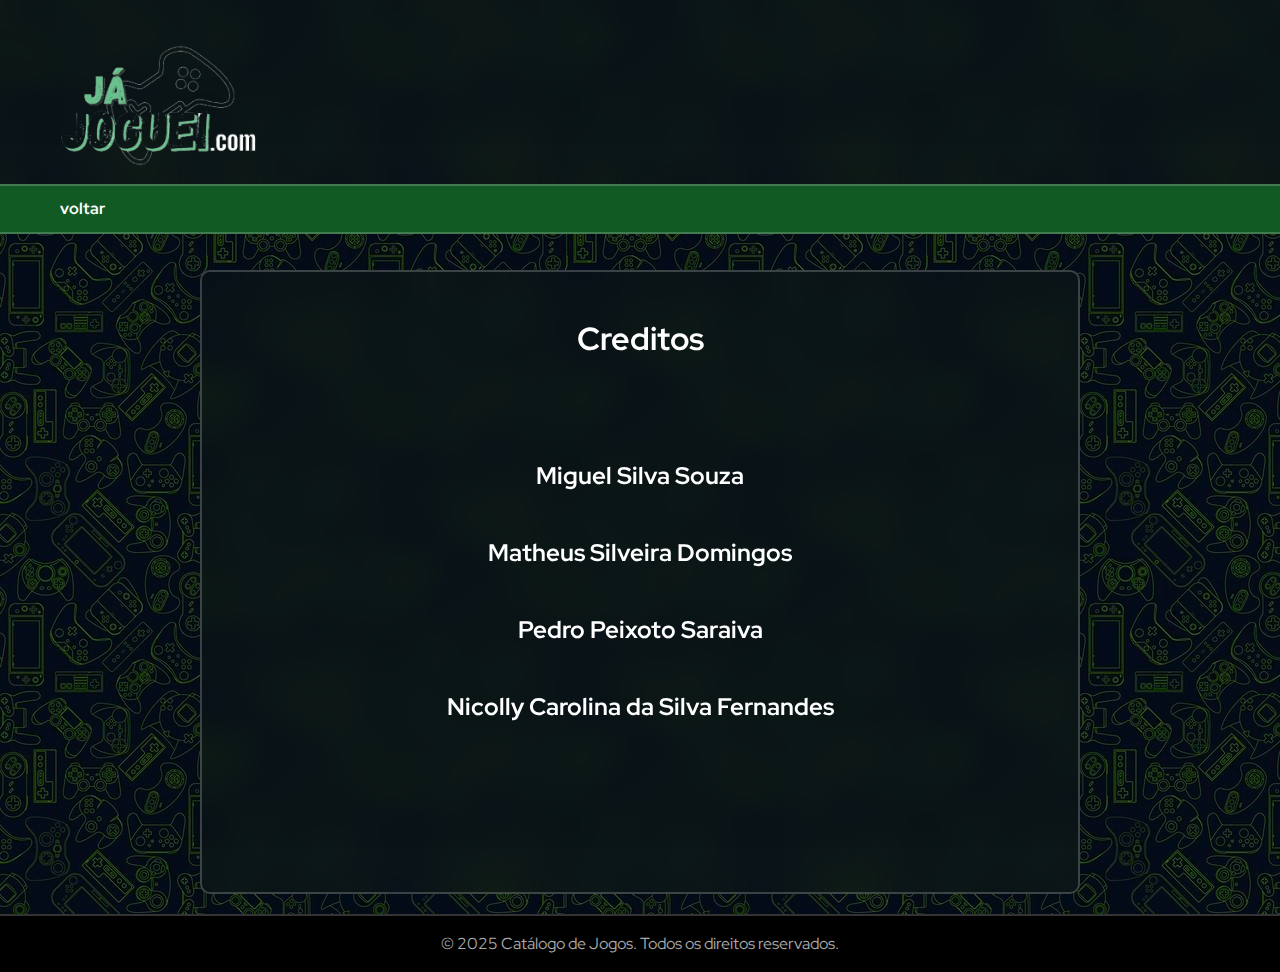
<file: creditos.html>
<!DOCTYPE html>
<html lang="pt-br">
<head>
    <meta charset="UTF-8">
    <meta name="viewport" content="width=device-width, initial-scale=1.0">
    <title>Catálogo de Jogos</title>
    <link rel="stylesheet" href="style.css">
    <link rel="icon" href="imgs/icon.jpg">
</head>

<body>

    <style>
        h2{
            text-align: center;
        }
    </style>

    <header>
        <img src="imgs/logo-removebg-preview.png" id="logo">
        <nav>
                <a href="index.html">voltar</a>
        </nav>
    </header>

    <main>
        <h1>Creditos</h1><br><br>
        <h2>
            Miguel Silva Souza<br><br>
            Matheus Silveira Domingos<br><br>
            Pedro Peixoto Saraiva<br><br>
            Nicolly Carolina da Silva Fernandes<br><br>
        </h2>
    </main>
    
    <footer>
        <p>&copy; 2025 Catálogo de Jogos. Todos os direitos reservados.</p>
    </footer>
</body>

</html>
</file>
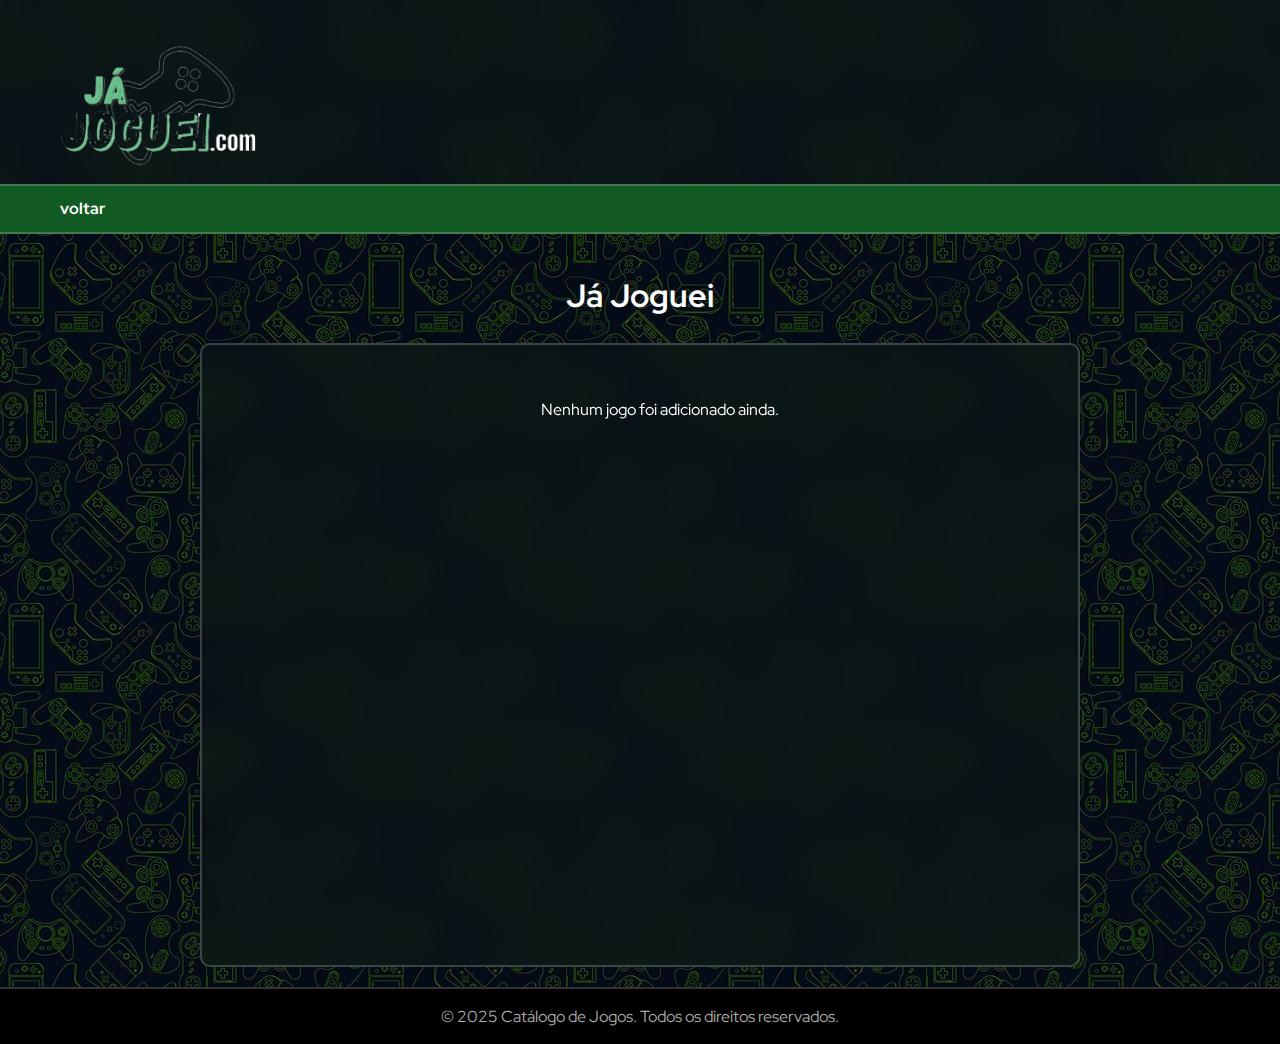
<file: list.html>
<!DOCTYPE html>
<html lang="pt-br">
<head>
    <meta charset="UTF-8">
    <meta name="viewport" content="width=device-width, initial-scale=1.0">
    <title>Catálogo de Jogos</title>
    <link rel="stylesheet" href="style.css">
    <link rel="icon" href="imgs/icon.jpg">
    <script src="https://code.jquery.com/jquery-3.6.0.min.js"></script>
</head>

<body>

    <header>
        <img src="imgs/logo-removebg-preview.png" id="logo">
        <nav>
                <a href="index.html">voltar</a>
        </nav>
    </header>

    <h1>Já Joguei</h1>

    <main>
        <ul id="gamesList" class="container"></ul>
    </main>

    <script>
        document.addEventListener("DOMContentLoaded", function () {
            
            let addedGames = JSON.parse(sessionStorage.getItem('addedGames')) || [];

            
            const gamesList = document.getElementById('gamesList');

            if (addedGames.length > 0) {
                addedGames.forEach(gameHTML => {
                    
                    let gameDiv = document.createElement('div');
                    gameDiv.classList.add('game');
                    gameDiv.innerHTML = gameHTML;
                    gamesList.appendChild(gameDiv);
                });
            } else {
                gamesList.innerHTML = "<p>Nenhum jogo foi adicionado ainda.</p>";
            }
        });

        document.addEventListener('DOMContentLoaded', () => {
    document.querySelectorAll('.game').forEach(item => {
        item.addEventListener('click', () => {
            document.querySelectorAll('.game.highlight').forEach(i => i.classList.remove('highlight'));
            item.classList.add('highlight');
            item.scrollIntoView({ behavior: 'smooth', block: 'center' });
        });
    });

    window.addEventListener('load', () => {
        const timelineItems = document.querySelectorAll('.game');
        timelineItems.forEach((item, index) => {
            requestAnimationFrame(() => {
                setTimeout(() => {
                    item.classList.add('fade-in');
                }, index * 150);
            });
        });
    });
});

function filterTimeline(type) {
    document.querySelectorAll('.game').forEach(item => {
        if (type === 'all' || item.getAttribute('data-type') === type) {
            item.style.display = 'block';
        } else {
            item.style.display = 'none';
        }
    });
}

document.addEventListener("DOMContentLoaded", function () {
    const buttons = document.querySelectorAll('.add');

    buttons.forEach(button => {
                button.textContent = "- Remove";
    });

    document.querySelectorAll('.add').forEach(button => {
    button.addEventListener('click', function () {
        const gameDiv = button.closest('.game');
        gameDiv.remove()
    });
});


});

    </script>

    <footer>
        <p>&copy; 2025 Catálogo de Jogos. Todos os direitos reservados.</p>
    </footer>
</body>

</html>
</file>
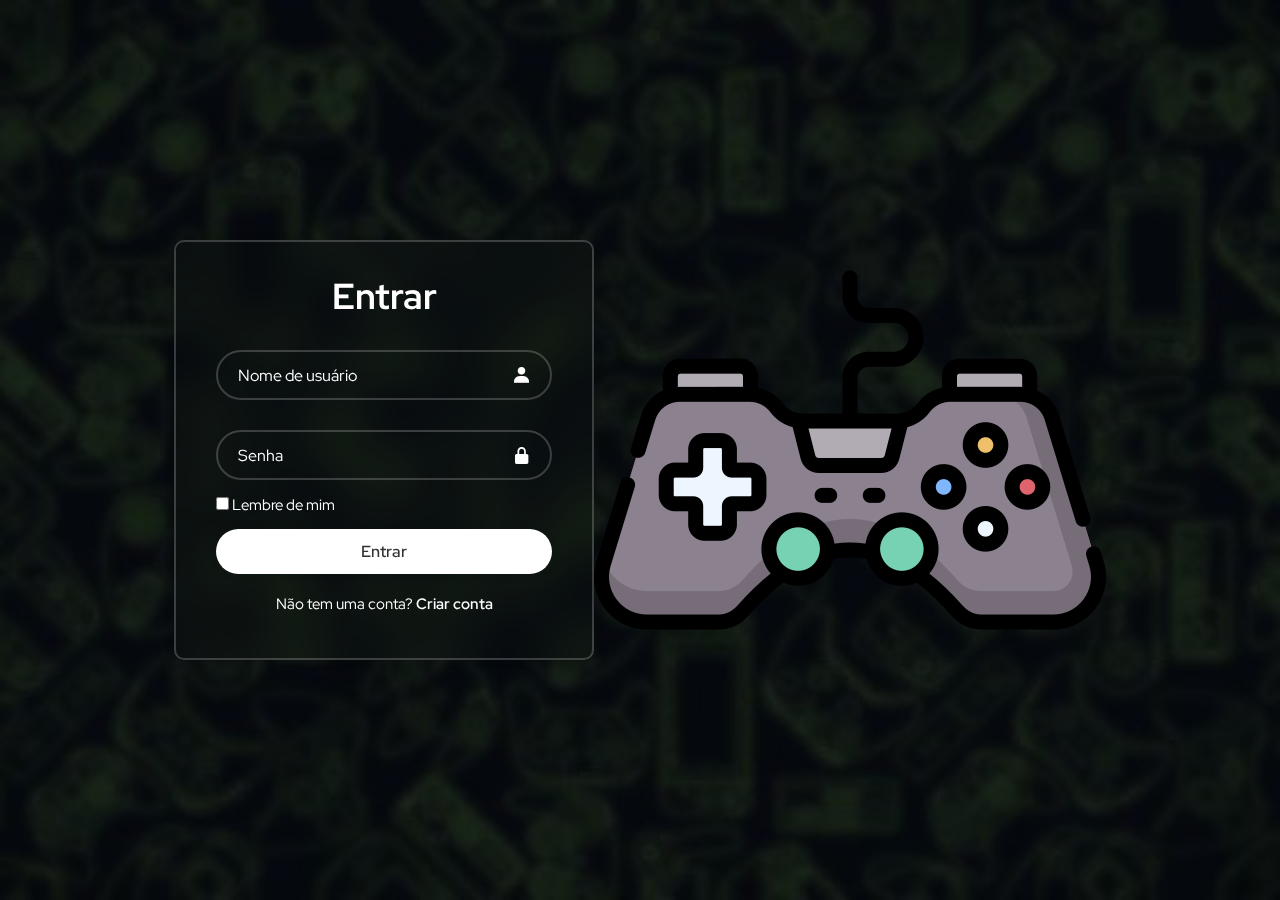
<file: login.html>
<!DOCTYPE html>
<html lang="en">
<head>
    <meta charset="UTF-8">
    <meta name="viewport" content="width=device-width, initial-scale=1.0">
    <title>Login</title>
    <link rel="stylesheet" href="login_style.css">
    <link href='https://unpkg.com/boxicons@2.1.4/css/boxicons.min.css' rel='stylesheet'>
    <link rel="shortcut icon" type="image/x-icon" href="imgs/icone_de_cadastro-removebg-preview.png" />
</head>
<body>
    <div class="packer">

        <form id="formularioLogin">
            <h1>Entrar</h1>
            <div class="input-box">
                <input type="text" id="nomeUsuario" name="nomeUsuario" placeholder="Nome de usuário" required>
                <i class='bx bxs-user'></i>
            </div>
        
            <div class="input-box">
                <input type="password" id="senha" name="senha" placeholder="Senha" required>
                <i class='bx bxs-lock-alt'></i>
            </div>
        
            <div class="lembre">
                <label><input type="checkbox">Lembre de mim</label>
            </div>
        
            <button type="submit" class="btn">Entrar</button>
        
            <div class="link-registro">
                <p>Não tem uma conta? <a href="cadastro/cadastro.html">Criar conta</a></p>
            </div>
        </form>
        
    </div>

    <img id="voarimg" src="imgs/icon 2.png" alt="controle">
    
    <script>

    document.addEventListener('DOMContentLoaded', () => { const img = document.getElementById('voarimg');
    
    let rotation = 0; 

    function moverimagem() {

        rotation += 0.8;  
        img.style.transform = `rotate(${rotation}deg)`; 

        const x = Math.random() * (window.innerWidth - img.width); 
        const y = Math.random() * (window.innerHeight - img.height); 

        img.style.left = `${x}px`; 
        img.style.top = `${y}px`; 
    }

    setInterval(moverimagem, 3000); 
    });

    </script>
    <script src="login.js"></script>
</body>
</html>
</file>
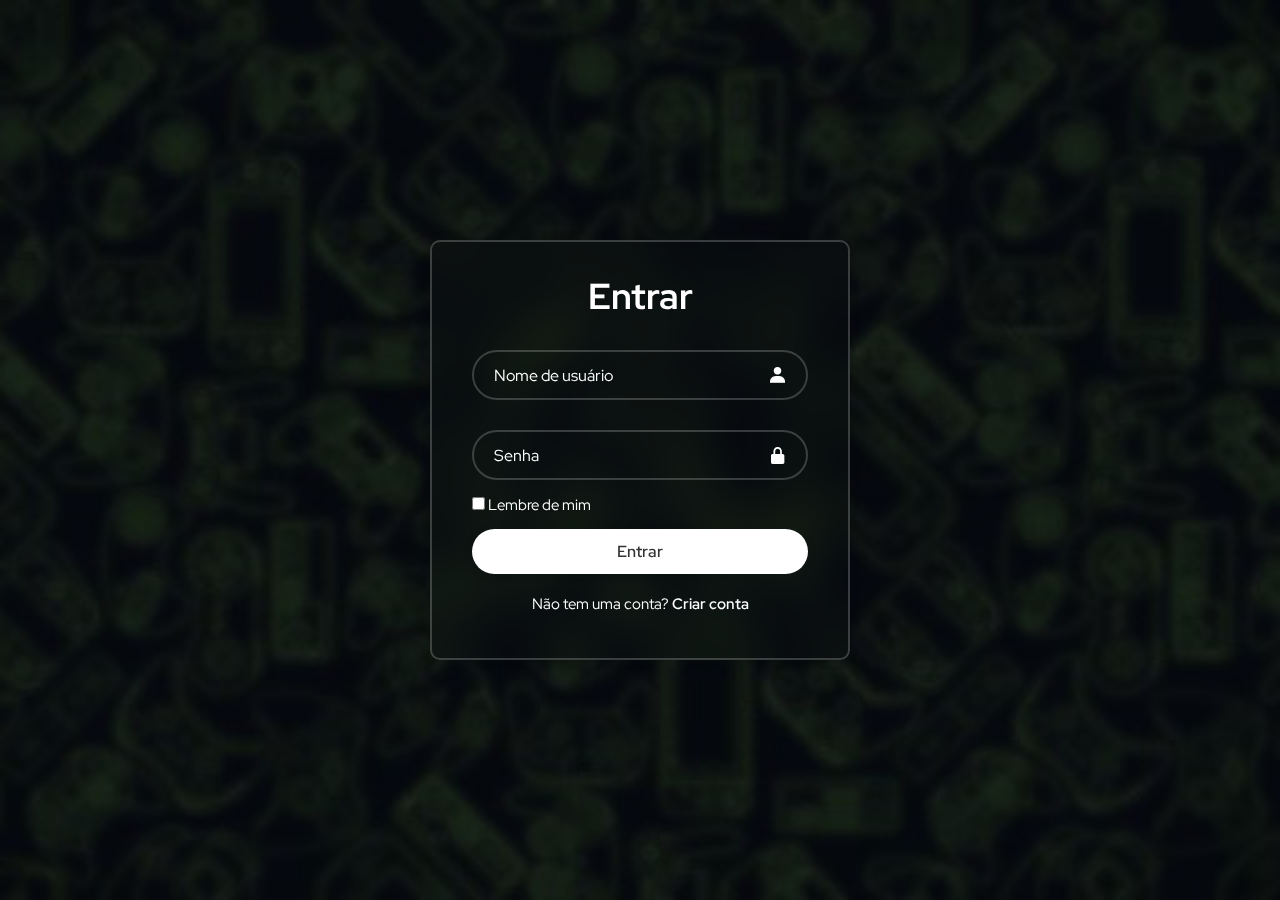
<file: 0.1/login.html>
<!DOCTYPE html>
<html lang="en">
<head>
    <meta charset="UTF-8">
    <meta name="viewport" content="width=device-width, initial-scale=1.0">
    <title>Login</title>
    <link rel="stylesheet" href="login_style.css">
    <link href='https://unpkg.com/boxicons@2.1.4/css/boxicons.min.css' rel='stylesheet'>
    <link rel="shortcut icon" type="image/x-icon" href="../GMB_Guide-main/imgs/icone_de_cadastro-removebg-preview.png" />
</head>
<body>
    
    <div class="packer">
        <form action="">
            <h1>Entrar</h1>
            <div class="input-box">
                <input type="text" placeholder="Nome de usuário" required>
                <i class='bx bxs-user'></i>
            </div>

            <div class="input-box">
                <input type="password" placeholder="Senha" required>
                <i class='bx bxs-lock-alt' ></i>
            </div>

            <div class="lembre">
                <label><input type="checkbox">Lembre de mim</label>
            </div>

            <button type="submit" class="btn">Entrar</button>
            
            <div class="link-registro">
                <p>Não tem uma conta? <a href="/cadastro/cadastro.html">Criar conta</a> </p>
            </div>
        </form>
    </div>

</body>
</html>
</file>
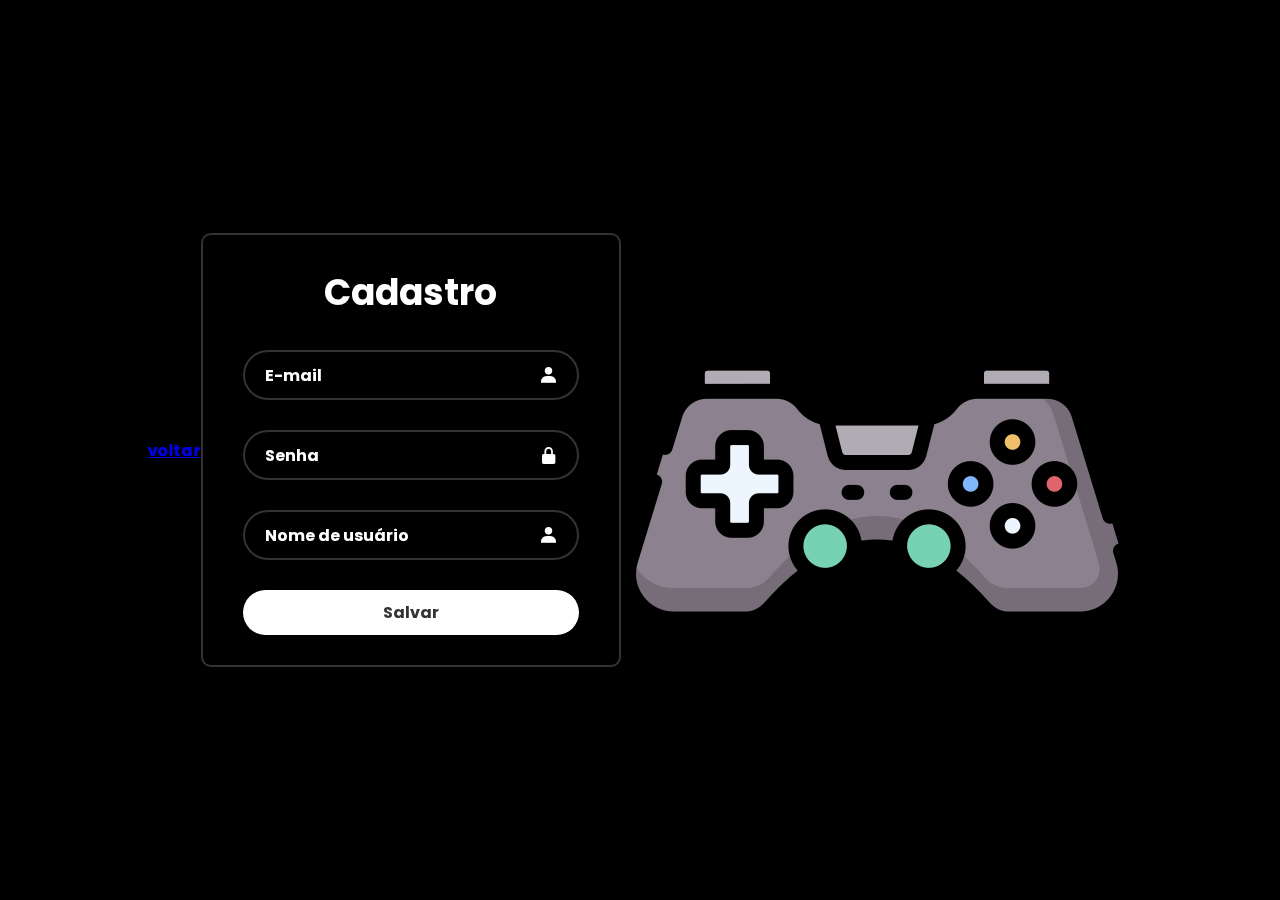
<file: cadastro/cadastro.html>
<!DOCTYPE html>
<html lang="pt-br">
<head>
    <meta charset="UTF-8">
    <meta name="viewport" content="width=device-width, initial-scale=1.0">
    <title>Cadastro</title>
    <link rel="stylesheet" href="cadastro.css">
    <link href='https://unpkg.com/boxicons@2.1.4/css/boxicons.min.css' rel='stylesheet'>
    <link rel="shortcut icon" type="image/x-icon" href="../imgs/icone_de_cadastro-removebg-preview.png" />
</head>
<body>
    <header>
        <div class="voltar">
            <a href="../login.html">voltar</a>
        </div>
    </header>

    <main>
        <section class="packer">
            <form id="formularioCadastro">
                <h1>Cadastro</h1>
                <div class="input-box">
                    <input type="email" id="email" placeholder="E-mail" required>
                    <i class='bx bxs-user'></i>
                </div>

                <div class="input-box">
                    <input type="password" id="senha" placeholder="Senha" required>
                    <i class='bx bxs-lock-alt'></i>
                </div>

                <div class="input-box">
                    <input type="text" id="nomeUsuario" placeholder="Nome de usuário" required>
                    <i class='bx bxs-user'></i>
                </div>

                <button type="submit" class="btn">Salvar</button>
            </form>
        </section>
    </main>

    <footer>
        <img id="voarimg" src="../imgs/icon 2.png" alt="controle">
    </footer>

    <script src="cadastro.js"></script>
</body>
</html>
</file>
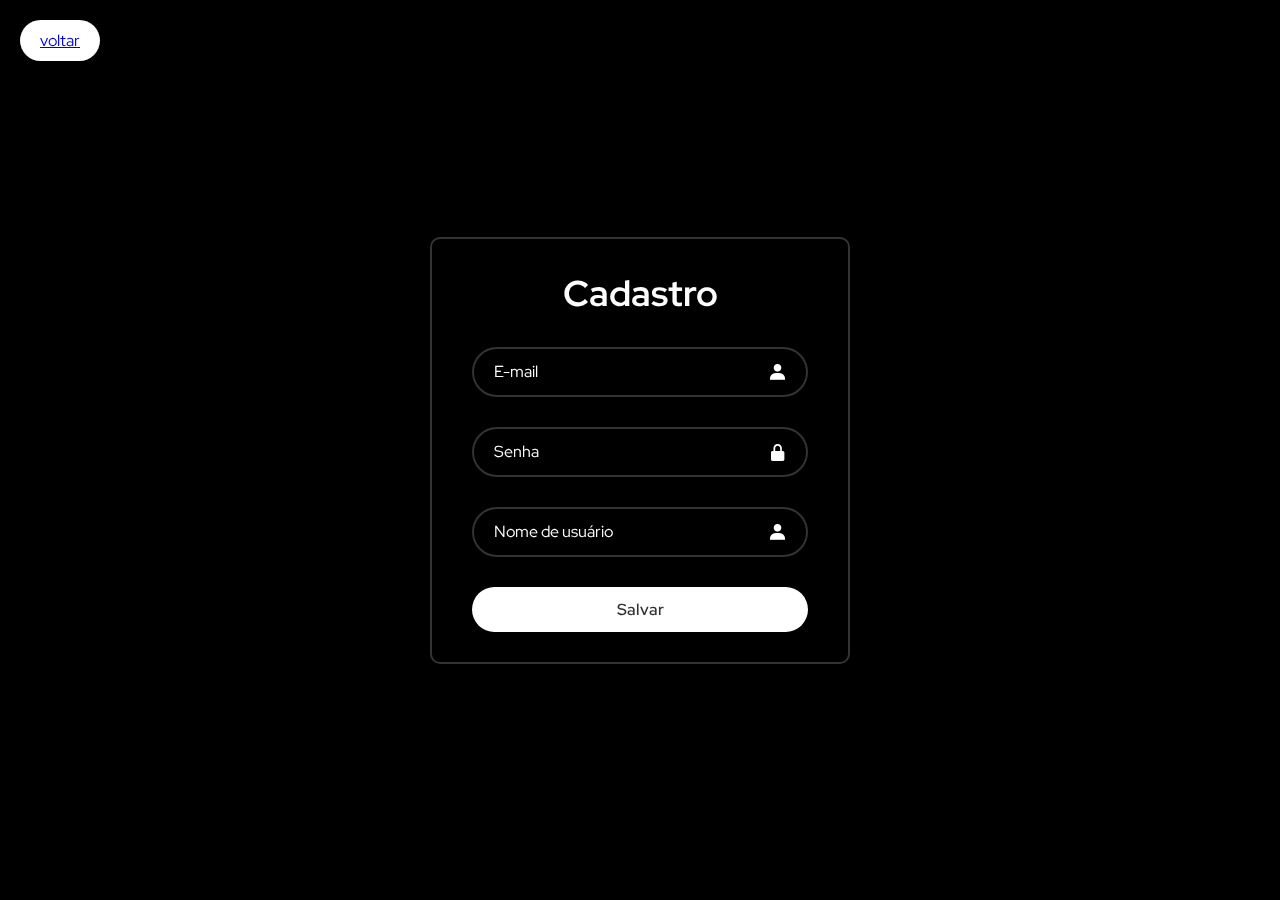
<file: 0.1/cadastro/cadastro.html>
<!DOCTYPE html>
<html lang="en">
<head>
    <meta charset="UTF-8">
    <meta name="viewport" content="width=device-width, initial-scale=1.0">
    <title>Login</title>
    <link rel="stylesheet" href="cadastro.css">
    <link href='https://unpkg.com/boxicons@2.1.4/css/boxicons.min.css' rel='stylesheet'>
    <link rel="shortcut icon" type="image/x-icon" href="../GMB_Guide-main/imgs/icone_de_cadastro-removebg-preview.png" />
</head>
<body>

    <div class="voltar">
        <a href="../login.html"> voltar</a>
      </div>

    <div class="packer">
        <form action="">
            <h1>Cadastro</h1>
            <div class="input-box">
                <input type="email" placeholder="E-mail" required>
                <i class='bx bxs-user'></i>
            </div>

            <div class="input-box">
                <input type="password" placeholder="Senha" required>
                <i class='bx bxs-lock-alt' ></i>
            </div>
            <div class="input-box">
                <input type="text" placeholder="Nome de usuário" required>
                <i class='bx bxs-user'></i>
            </div>

            <button type="submit" class="btn" >Salvar</button>
            

        </form>
    </div>

</body>
</html>
</file>
<file: style.css>
@import url('https://fonts.googleapis.com/css2?family=Red+Hat+Display:ital@0;1&display=swap');

body {
    background-image: url(imgs/background1.jpg);
    font-family: "Red Hat Display";
    margin: 0;
    padding: 0;
    
    color: #ffffff;
    line-height: 1.6;
}

h1{
    text-align: center;
}
main {
    min-height: 580px;
    border: 2px solid rgba(255, 255, 255, .2);
    backdrop-filter: blur(20px);
    background: transparent;
    padding-top: 20px;
    padding-bottom: 20px;
    padding-left: 80px;
    padding-right: 80px;
    margin-left: 200px;
    margin-right: 200px;   
    border-radius: 10px;
}

#logo {
    width: 280px;
    display: flex;
    margin-left: 30px;
}

header {
    height: 150px;
    background: transparent;
    backdrop-filter: blur(20px);
    color: #ffffff;
    padding: 20px 0;
    text-align: center;
    margin-bottom: 80px;
}

header h1 {
    font-size: 2.5rem;
    margin: 0;
}

header p {
    font-size: 1.2rem;
    color: #aaaaaa;
}

nav {
    border-top: 2px solid rgba(255, 255, 255, .2);
    border-bottom: 2px solid rgba(255, 255, 255, .2);
    background-color: #125a24;
    display: flex;
}

nav a {
    margin-left: 40px;
    color: #ffffff;
    text-decoration: none;
    font-weight: bold;
    padding: 10px 20px;
    border-radius: 5px;
    transition: background-color 0.3s;
}

nav a:hover {
    background-color: #444444;
}


.container {
    display: flex;
    flex-wrap: wrap; 
    gap: 20px; 
    justify-content: center;
}

.jogo {
    min-width: 350px;
    flex: 1 1 calc(33.33% - 20px); 
    max-width: calc(33.33% - 20px); 
    background-color: #1e1e1e;
    border: 2px solid #125a24;
    border-radius: 10px;
    overflow: hidden;
    box-shadow: 0 4px 8px rgba(0, 0, 0, 0.2);
    opacity: 0;
    transition: opacity 0.5s ease-in-out;
    padding-bottom: 20px;
}

.jogo.fade-in {
    opacity: 1;
}

.jogo:hover {
    transition: 0.3s;
    transform: translateY(-5px);
    transform: scale(1.05);
}
.add{
    opacity: 0;
    background-color: #125a24;
}

.jogo:hover .add{
    opacity: 1;
}

.game:hover .add{
    opacity: 1;
    background-color: rgb(241, 5, 5);
}

.jogo .img-jogo {
    width: 100%;
    height: 270px;
    object-fit: cover;
}

.jogo .tittle {
    height: 50px;
    background-color: #125a24;
    color: #ffffff;
    font-size: 18px;
    margin: 0;
    padding: 5px;
    text-align: center;
}

.jogo .desc {
    padding-top: 5px;
    padding-left: 15px;
    padding-right: 15px;
    padding-bottom: 15px;
    color: #dddddd;
    font-size: 13px;
}

footer {
    border-top: 2px solid rgba(255, 255, 255, .2);
    background-color: #000000;
    color: #aaaaaa;
    text-align: center;
    padding: 15px 0;
    margin-top: 20px;
}

footer p {
    margin: 0;
}

.popup {
    position: absolute;
    background: black;
    padding: 15px;
    border-radius: 8px;
    box-shadow: 0 4px 10px rgba(0, 0, 0, 0.2);
    text-align: center;
    max-width: 250px;
    display: none;
}

.popup h2 {
    margin: 0 0 10px;
    font-size: 18px;
}

#cefet-link {
    color: white;
    cursor: pointer;
    text-decoration: none;
}

.game {
    min-width: 350px; 
    max-width: calc(33.33% - 20px); 
    background-color: #1e1e1e;
    border: 2px solid #125a24;
    border-radius: 10px;
    overflow: hidden;
    box-shadow: 0 4px 8px rgba(0, 0, 0, 0.2);
    opacity: 0;
    transition: opacity 0.5s ease-in-out;
    padding-bottom: 20px;
}

.game.fade-in {
    opacity: 1;
}

.game:hover {
    transition: 0.3s;
    transform: translateY(-5px);
    transform: scale(1.05);
}
.game .img-jogo {
    width: 100%;
    height: 270px;
    object-fit: cover;
}

.game .tittle {
    height: 50px;
    background-color: #125a24;
    color: #ffffff;
    font-size: 18px;
    margin: 0;
    padding: 5px;
    text-align: center;
}

.game .desc {
    padding-top: 5px;
    padding-left: 15px;
    padding-right: 15px;
    padding-bottom: 15px;
    color: #dddddd;
    font-size: 13px;
}
*::selection{
    color: #ffffff;
    background-color: #125a24;
}
</file>
<file: login_style.css>
@import url('https://fonts.googleapis.com/css2?family=Red+Hat+Display:ital@0;1&display=swap');

* {
    margin: 0;
    padding: 0;
    box-sizing: border-box;
    font-family: "Red Hat Display"
}

body {
    display: flex;
    justify-content: center;
    align-items: center;
    min-height: 100vh;
    background: url(imgs/background.jpg) no-repeat;
    background-size: cover;
    background-position: center;
}

.packer {
    width: 420px;
    background: transparent;
    border: 2px solid rgba(255, 255, 255, .2);
    backdrop-filter: blur(20px);
    box-shadow: 0 0 10px rgba(0, 0, 0, .2);
    color: white;
    border-radius: 10px;
    padding: 30px 40px;
}

.packer h1 {
    font-size: 36px;
    text-align: center;
}

.packer .input-box {
    position: relative;
    width: 100%;
    height: 50px;
    margin: 30px 0;
}

.input-box input {
    width: 100%;
    height: 100%;
    background: transparent;
    border: none;
    outline: none;
    border: 2px solid rgba(255, 255, 255, .2);
    border-radius: 40px;
    font-size: 16px;
    color: white;
    padding: 20px 45px 20px 20px;
}

.input-box input::placeholder {
    color: white;
}

.input-box i {
    position: absolute;
    right: 20px;
    top: 50%;
    transform: translateY(-50%);
    font-size: 20px;
}

.packer .lembre {
    display: flex;
    justify-content: space-between;
    font-size: 14.5px;
    margin: -15px 0 15px;
}

.lembre label input {
    accent-color: white;
    margin-right: 3px;
}

.lembre a {
    color:white;
    text-decoration: none;
}

.packer .btn {
    width: 100%;
    height: 45px;
    background: white;
    border: none;
    outline: none;
    border-radius: 40px;
    box-shadow: 0 0 10px rgba(0, 0, 0, .1);
    cursor: pointer;
    font-size: 16px;
    color: #333;
    font-weight: 600;
}

.packer .link-registro {
    font-size: 14.5px;
    text-align: center;
    margin: 20px 0 15px;
}

.link-registro p a {
    color: white;
    text-decoration: none;
    font-weight: 600;
}

.link-registro p a:hover {
    text-decoration: underline;
}
</file>
<file: 0.1/login_style.css>
@import url('https://fonts.googleapis.com/css2?family=Red+Hat+Display:ital@0;1&display=swap');

* {
    margin: 0;
    padding: 0;
    box-sizing: border-box;
    font-family: "Red Hat Display"
}

body {
    display: flex;
    justify-content: center;
    align-items: center;
    min-height: 100vh;
    background: url(imgs/background.jpg) no-repeat;
    background-size: cover;
    background-position: center;
}

.packer {
    width: 420px;
    background: transparent;
    border: 2px solid rgba(255, 255, 255, .2);
    backdrop-filter: blur(20px);
    box-shadow: 0 0 10px rgba(0, 0, 0, .2);
    color: white;
    border-radius: 10px;
    padding: 30px 40px;
}

.packer h1 {
    font-size: 36px;
    text-align: center;
}

.packer .input-box {
    position: relative;
    width: 100%;
    height: 50px;
    margin: 30px 0;
}

.input-box input {
    width: 100%;
    height: 100%;
    background: transparent;
    border: none;
    outline: none;
    border: 2px solid rgba(255, 255, 255, .2);
    border-radius: 40px;
    font-size: 16px;
    color: white;
    padding: 20px 45px 20px 20px;
}

.input-box input::placeholder {
    color: white;
}

.input-box i {
    position: absolute;
    right: 20px;
    top: 50%;
    transform: translateY(-50%);
    font-size: 20px;
}

.packer .lembre {
    display: flex;
    justify-content: space-between;
    font-size: 14.5px;
    margin: -15px 0 15px;
}

.lembre label input {
    accent-color: white;
    margin-right: 3px;
}

.lembre a {
    color:white;
    text-decoration: none;
}

.packer .btn {
    width: 100%;
    height: 45px;
    background: white;
    border: none;
    outline: none;
    border-radius: 40px;
    box-shadow: 0 0 10px rgba(0, 0, 0, .1);
    cursor: pointer;
    font-size: 16px;
    color: #333;
    font-weight: 600;
}

.packer .link-registro {
    font-size: 14.5px;
    text-align: center;
    margin: 20px 0 15px;
}

.link-registro p a {
    color: white;
    text-decoration: none;
    font-weight: 600;
}

.link-registro p a:hover {
    text-decoration: underline;
}
</file>
<file: cadastro/cadastro.css>
@font-face {
    font-family: Poppins-Bold;
    src: url("../fontes/Poppins-Bold.ttf");
  }
  

* {
    margin: 0;
    padding: 0;
    box-sizing: border-box;
    font-family: Poppins-Bold;
}

body {
    display: flex;
    justify-content: center;
    align-items: center;
    min-height: 100vh;
    background-size: cover;
    background-position: center;
    background-color: black;
}

.packer {
    width: 420px;
    background: transparent;
    border: 2px solid rgba(255, 255, 255, .2);
    backdrop-filter: blur(20px);
    box-shadow: 0 0 10px rgba(0, 0, 0, .2);
    color: white;
    border-radius: 10px;
    padding: 30px 40px;
}

.packer h1 {
    font-size: 36px;
    text-align: center;
}

.packer .input-box {
    position: relative;
    width: 100%;
    height: 50px;
    margin: 30px 0;
}


.input-box input {
    width: 100%;
    height: 100%;
    background: transparent;
    border: none;
    outline: none;
    border: 2px solid rgba(255, 255, 255, .2);
    border-radius: 40px;
    font-size: 16px;
    color: rgb(100, 129, 182);
    padding: 20px 45px 20px 20px;
}

.input-box input::placeholder {
    color: white;
}

.input-box i {
    position: absolute;
    right: 20px;
    top: 50%;
    transform: translateY(-50%);
    font-size: 20px;
}

.packer .lembre {
    display: flex;
    justify-content: space-between;
    font-size: 14.5px;
    margin: -15px 0 15px;
}

.lembre label input {
    accent-color: white;
    margin-right: 3px;
}

.lembre a {
    color:white;
    text-decoration: none;
}

.packer .btn {
    width: 100%;
    height: 45px;
    background: white;
    border: none;
    outline: none;
    border-radius: 40px;
    box-shadow: 0 0 10px rgba(0, 0, 0, .1);
    cursor: pointer;
    font-size: 16px;
    color: #333;
    font-weight: 600;
}

.packer .link-registro {
    font-size: 14.5px;
    text-align: center;
    margin: 20px 0 15px;
}

.link-registro p a {
    color: white;
    text-decoration: none;
    font-weight: 600;
}

.link-registro p a:hover {
    text-decoration: underline;
}

.btn:hover{
    background-color: #13327a;
    color: white;

}
.button-voltar {
    position: fixed;
    top: 0;
    left: 0;
    padding: 10px;
  }
</file>
<file: 0.1/cadastro/cadastro.css>
@import url('https://fonts.googleapis.com/css2?family=Red+Hat+Display:ital@0;1&display=swap');

* {
    margin: 0;
    padding: 0;
    box-sizing: border-box;
    font-family: "Red Hat Display"
}

body {
    display: flex;
    justify-content: center;
    align-items: center;
    min-height: 100vh;
    background-size: cover;
    background-position: center;
    background-color: black;
}

.packer {
    width: 420px;
    background: transparent;
    border: 2px solid rgba(255, 255, 255, .2);
    backdrop-filter: blur(20px);
    box-shadow: 0 0 10px rgba(0, 0, 0, .2);
    color: white;
    border-radius: 10px;
    padding: 30px 40px;
}

.packer h1 {
    font-size: 36px;
    text-align: center;
}

.packer .input-box {
    position: relative;
    width: 100%;
    height: 50px;
    margin: 30px 0;
}


.input-box input {
    width: 100%;
    height: 100%;
    background: transparent;
    border: none;
    outline: none;
    border: 2px solid rgba(255, 255, 255, .2);
    border-radius: 40px;
    font-size: 16px;
    color: rgb(100, 129, 182);
    padding: 20px 45px 20px 20px;
}

.input-box input::placeholder {
    color: white;
}

.input-box i {
    position: absolute;
    right: 20px;
    top: 50%;
    transform: translateY(-50%);
    font-size: 20px;
}

.packer .btn {
    width: 100%;
    height: 45px;
    background: white;
    border: none;
    outline: none;
    border-radius: 40px;
    box-shadow: 0 0 10px rgba(0, 0, 0, .1);
    cursor: pointer;
    font-size: 16px;
    color: #333;
    font-weight: 600;
}


.btn:hover{
    background-color: #13327a;
    color: white;
}

.voltar {
    display: inline-block;
    padding: 10px 20px;
    background-color: hsl(0, 0%, 100%); 
    color: white;
    text-decoration: none;
    border-radius: 25px; 
    font-size: 16px;
    text-align: center;
    position: fixed;
    top: 20px;
    left: 20px;
    box-shadow: 0 4px 8px rgba(0, 0, 0, 0.2);
    transition: 0.3s ease, transform 0.3s ease ;
    text-decoration: none;
}

.voltar:hover {
    background-color: #13327a;
    color: white;
    transform: translateY(-3px);
}

.voltar:active {
    background-color: #004085; 
    transform: translateY(1px); 

}
</file>
